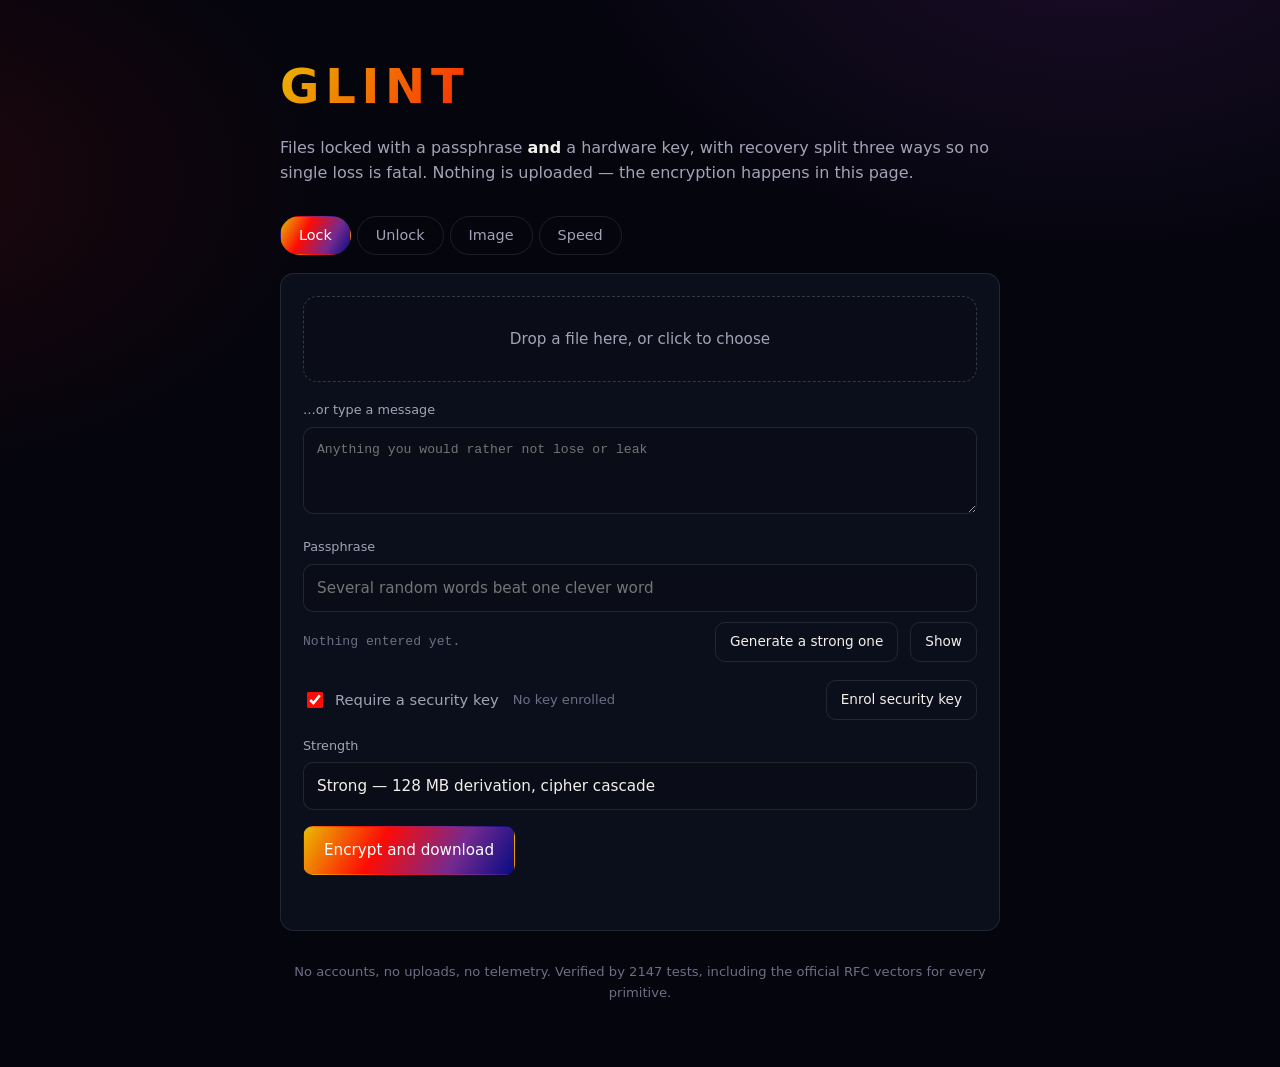
<file: index.html>
<!doctype html>
<html lang="en">
<head>
  <meta charset="utf-8" />
  <meta name="viewport" content="width=device-width, initial-scale=1" />
  <title>GLINT — encrypted personal storage</title>
  <meta name="description" content="Encrypt files with a passphrase and a hardware security key. Recovery is split 2-of-3. Runs entirely in your browser." />
  <link rel="icon" href="data:image/svg+xml,%3Csvg xmlns='http://www.w3.org/2000/svg' viewBox='0 0 16 16'%3E%3Crect width='16' height='16' rx='3' fill='%2304050d'/%3E%3Cpath d='M8 3.2 12.4 6v4L8 12.8 3.6 10V6z' fill='none' stroke='%23EABA01' stroke-width='1.3'/%3E%3Ccircle cx='8' cy='8' r='1.6' fill='%23FD0B04'/%3E%3C/svg%3E" />
  <link rel="stylesheet" href="app.css" />
</head>
<body>
<main class="wrap">
  <header class="head">
    <h1>GLINT</h1>
    <p class="lede">
      Files locked with a passphrase <em>and</em> a hardware key, with recovery
      split three ways so no single loss is fatal. Nothing is uploaded — the
      encryption happens in this page.
    </p>
  </header>

  <div class="tabs" role="tablist" aria-label="Mode">
    <button role="tab" class="tab is-active" aria-selected="true" data-pane="lock">Lock</button>
    <button role="tab" class="tab" aria-selected="false" data-pane="unlock">Unlock</button>
    <button role="tab" class="tab" aria-selected="false" data-pane="image">Image</button>
    <button role="tab" class="tab" aria-selected="false" data-pane="speed">Speed</button>
  </div>

  <!-- ------------------------------------------------------------ lock -->
  <section class="panel" id="pane-lock">
    <label class="drop" id="lock-drop" for="lock-file">Drop a file here, or click to choose</label>
    <input type="file" id="lock-file" class="hidden-input" />
    <p class="hint" id="size-warning" hidden></p>

    <label class="field">
      <span>…or type a message</span>
      <textarea id="lock-text" rows="3" placeholder="Anything you would rather not lose or leak"></textarea>
    </label>

    <label class="field">
      <span>Passphrase</span>
      <input type="password" id="lock-pass" autocomplete="new-password"
             placeholder="Several random words beat one clever word" />
    </label>
    <div class="strength-row">
      <span class="strength" id="strength-read">Nothing entered yet.</span>
      <button type="button" class="btn small" id="generate-pass">Generate a strong one</button>
      <button type="button" class="btn small" id="show-pass">Show</button>
    </div>

    <div class="key-row">
      <label class="check">
        <input type="checkbox" id="use-key" checked />
        <span>Require a security key</span>
      </label>
      <span class="key-state" id="key-state">No key enrolled</span>
      <button type="button" class="btn small" id="enrol">Enrol security key</button>
    </div>

    <label class="field">
      <span>Strength</span>
      <select id="profile">
        <option value="fast">Fast — 16 MB derivation, single cipher</option>
        <option value="strong" selected>Strong — 128 MB derivation, cipher cascade</option>
        <option value="paranoid">Paranoid — 1 GB derivation, cipher cascade</option>
      </select>
    </label>

    <button type="button" class="btn primary" id="lock">Encrypt and download</button>
    <p class="status" id="lock-status"></p>
  </section>

  <!-- ---------------------------------------------------------- shares -->
  <section class="panel shares-panel" id="shares-panel" hidden>
    <h2>Recovery shares — save these now</h2>
    <p class="warn">
      Any <strong>two</strong> of the three open the file with no passphrase and
      no security key. One alone reveals nothing. They are shown once and are not
      stored anywhere: if you lose your passphrase or your key and have not kept
      at least two shares, the data is gone permanently.
    </p>
    <p class="warn">Keep them in three places that cannot be destroyed together.</p>
    <div class="shares" id="shares"></div>
    <button type="button" class="btn small" id="print-shares">Print these</button>
  </section>

  <!-- ---------------------------------------------------------- unlock -->
  <section class="panel" id="pane-unlock" hidden>
    <label class="drop" id="unlock-drop" for="unlock-file">Drop a .glintbox file here, or click to choose</label>
    <input type="file" id="unlock-file" class="hidden-input" accept=".glintbox" />
    <p class="facts" id="file-facts" hidden></p>

    <label class="check standalone">
      <input type="checkbox" id="recovery-toggle" />
      <span>I have lost my passphrase or key — use recovery shares</span>
    </label>

    <div id="passphrase-fields">
      <label class="field">
        <span>Passphrase</span>
        <input type="password" id="unlock-pass" autocomplete="current-password" />
      </label>
    </div>

    <div id="recovery-fields" hidden>
      <label class="field">
        <span>Share one</span>
        <textarea id="share-a" rows="2" placeholder="GLINT1:…" spellcheck="false"></textarea>
      </label>
      <label class="field">
        <span>Share two</span>
        <textarea id="share-b" rows="2" placeholder="GLINT1:…" spellcheck="false"></textarea>
      </label>
    </div>

    <button type="button" class="btn primary" id="unlock">Decrypt and download</button>
    <p class="status" id="unlock-status"></p>

    <h3 class="sub-head">Check a single share</h3>
    <p class="hint">
      Confirms a share was transcribed correctly and belongs to the file above.
      It cannot confirm the share is cryptographically valid — one share carries
      no information about the secret, which is the point of splitting it.
    </p>
    <label class="field">
      <span>Share</span>
      <textarea id="check-share" rows="2" placeholder="GLINT1:…" spellcheck="false"></textarea>
    </label>
    <button type="button" class="btn" id="check-share-btn">Check it</button>
    <p class="status" id="check-status"></p>
  </section>

  <!-- ----------------------------------------------------------- image -->
  <section class="panel" id="pane-image" hidden>
    <p class="lede small">
      Hides encrypted data in the mid-frequency DCT coefficients of an image,
      on JPEG's own 8×8 grid — so it survives being screenshotted, re-saved and
      recompressed. Measured to hold through JPEG quality 20. It does
      <em>not</em> survive cropping that shifts the grid.
    </p>

    <label class="field">
      <span>Message to hide</span>
      <textarea id="img-text" rows="3" placeholder="A note, a key, a recovery share…"></textarea>
    </label>

    <label class="field">
      <span>Passphrase</span>
      <input type="password" id="img-pass" autocomplete="new-password" />
    </label>

    <label class="drop" id="img-carrier-drop" for="img-carrier">
      Optional: drop a photo to hide the data inside it
    </label>
    <input type="file" id="img-carrier" class="hidden-input" accept="image/*" />

    <label class="field">
      <span>Strength of the signal — <span id="amp-value">18</span></span>
      <input type="range" id="img-amp" min="6" max="40" value="18" />
    </label>
    <p class="hint">
      Lower is less visible but breaks up sooner under compression. Higher
      survives more but shows as faint texture.
    </p>

    <button type="button" class="btn primary" id="img-encode">Create image</button>
    <p class="status" id="img-status"></p>

    <div id="img-result" hidden>
      <canvas id="img-canvas" class="preview-canvas"></canvas>
      <button type="button" class="btn small" id="img-download">Download PNG</button>
    </div>

    <h3 class="sub-head">Read one back</h3>
    <label class="drop" id="img-read-drop" for="img-read">Drop a GLINT image here</label>
    <input type="file" id="img-read" class="hidden-input" accept="image/*" />
    <label class="field">
      <span>Passphrase</span>
      <input type="password" id="img-read-pass" autocomplete="current-password" />
    </label>
    <button type="button" class="btn" id="img-decode">Read it</button>
    <p class="status" id="img-read-status"></p>
    <textarea id="img-out" rows="4" readonly hidden></textarea>
  </section>

  <!-- ----------------------------------------------------------- speed -->
  <section class="panel" id="pane-speed" hidden>
    <p class="lede small">
      Measures this machine. Key derivation is a fixed cost per file — it is
      meant to be slow, because that is what makes guessing your passphrase
      expensive. Cipher throughput is what scales with file size.
    </p>
    <button type="button" class="btn" id="bench">Run benchmark</button>
    <pre class="bench" id="bench-out" hidden></pre>
  </section>

  <footer class="foot">
    No accounts, no uploads, no telemetry. Verified by 2147 tests, including the
    official RFC vectors for every primitive.
  </footer>
</main>

<script src="passphrase.js"></script>
<script src="crypto.js"></script>
<script src="shamir.js"></script>
<script src="container.js"></script>
<script src="webauthn.js"></script>
<script src="glint.js"></script>
<script src="qrcode.js"></script>
<script src="app.js"></script>
</body>
</html>
</file>
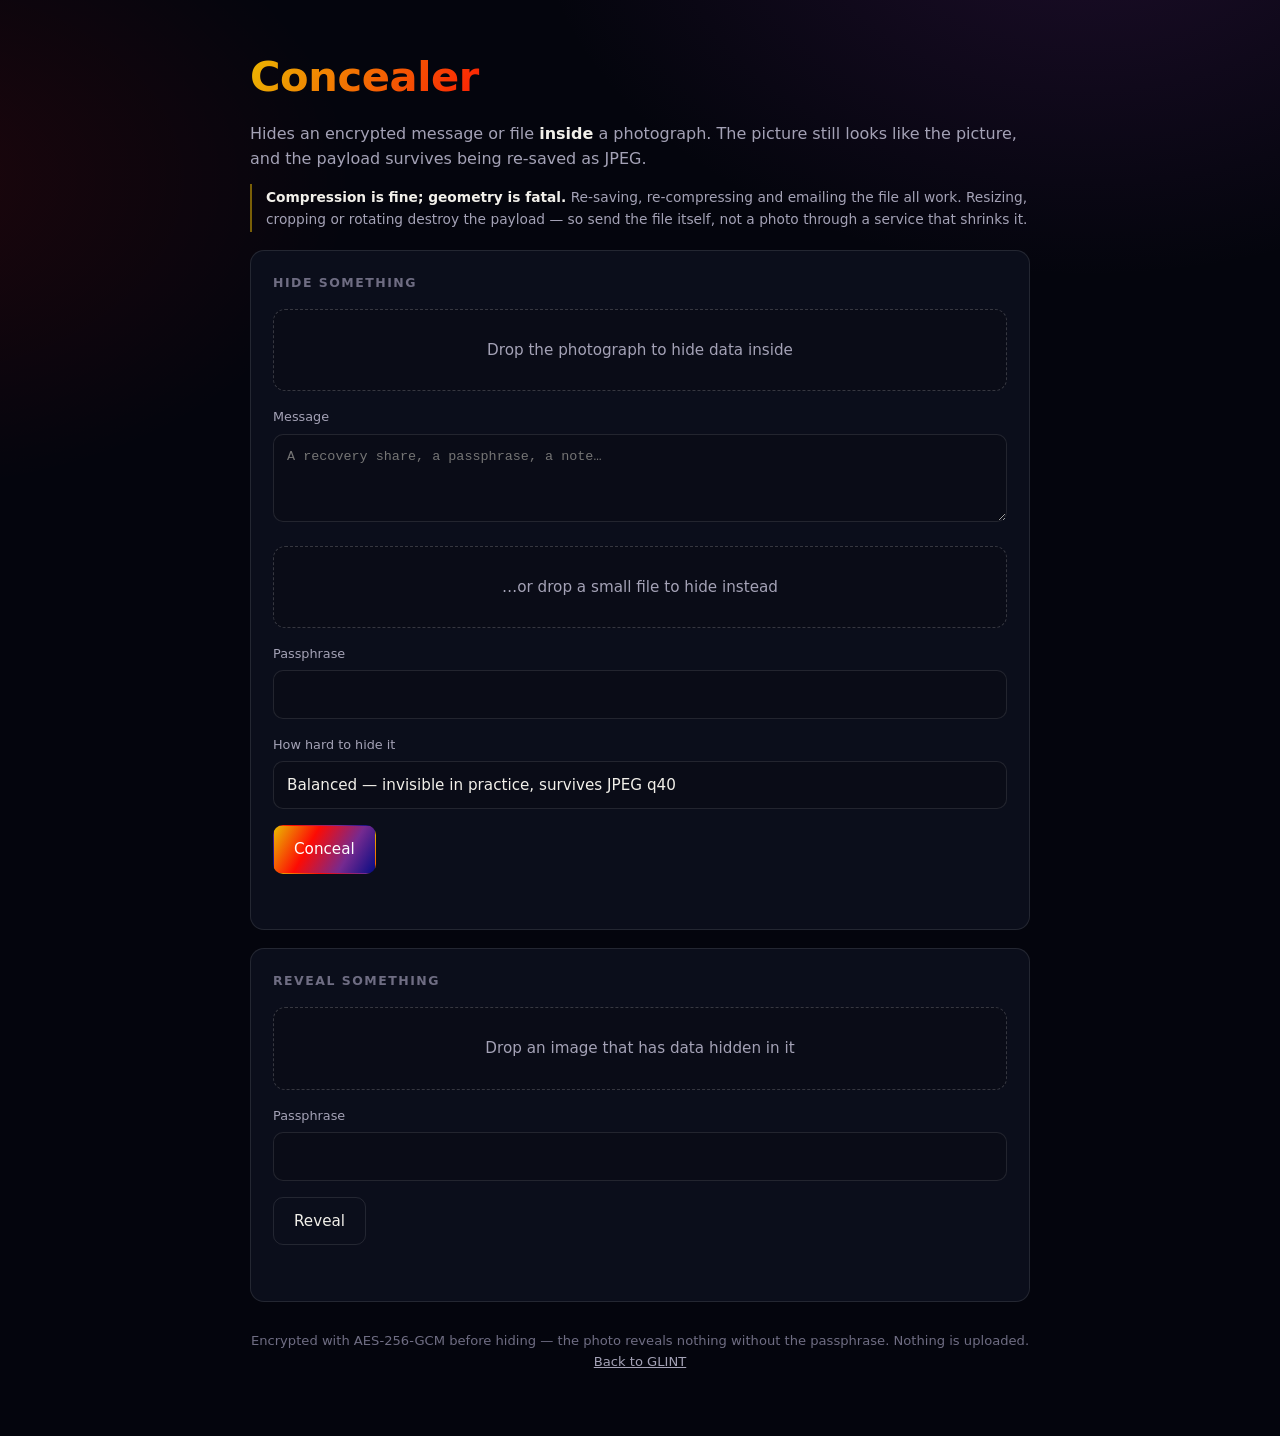
<file: conceal.html>
<!doctype html>
<html lang="en">
<head>
  <meta charset="utf-8" />
  <meta name="viewport" content="width=device-width, initial-scale=1" />
  <title>GLINT Concealer — hide encrypted data inside a photo</title>
  <meta name="description" content="Hide an encrypted message or file inside a photograph. The change is imperceptible and survives JPEG recompression. Runs entirely in your browser." />
  <link rel="icon" href="data:image/svg+xml,%3Csvg xmlns='http://www.w3.org/2000/svg' viewBox='0 0 16 16'%3E%3Crect width='16' height='16' rx='3' fill='%2304050d'/%3E%3Cpath d='M8 3.2 12.4 6v4L8 12.8 3.6 10V6z' fill='none' stroke='%23EABA01' stroke-width='1.3'/%3E%3Ccircle cx='8' cy='8' r='1.6' fill='%23FD0B04'/%3E%3C/svg%3E" />
  <style>
    :root {
      --bg: #04050d; --elev: #0b0e1b; --input: #0a0c17;
      --line: rgba(255,255,255,.10); --soft: rgba(255,255,255,.06);
      --text: #f2f0ea; --muted: #a4a2b6; --dim: #6f6d83;
      --good: #7ee787; --bad: #ff9d94;
      --grad: linear-gradient(120deg, #EABA01 0%, #FD0B04 36%, #752A90 71%, #060C83 100%);
    }
    * { box-sizing: border-box; }
    [hidden] { display: none !important; }
    body {
      margin: 0; padding: 44px 20px 64px;
      background:
        radial-gradient(900px 620px at 85% -12%, rgba(117,42,144,.22), transparent 62%),
        radial-gradient(760px 520px at -8% 20%, rgba(253,11,4,.10), transparent 60%), var(--bg);
      background-attachment: fixed; color: var(--text);
      font: 16px/1.6 system-ui, -apple-system, 'Segoe UI', Roboto, sans-serif;
      -webkit-font-smoothing: antialiased;
    }
    main { max-width: 780px; margin: 0 auto; }
    h1 {
      font-size: clamp(1.9rem, 5vw, 2.6rem); margin: 0 0 10px; letter-spacing: -.01em;
      background: var(--grad); -webkit-background-clip: text; background-clip: text; color: transparent;
    }
    .lede { color: var(--muted); margin: 0 0 12px; }
    .lede em { color: var(--text); font-style: normal; font-weight: 600; }
    .panel { background: var(--elev); border: 1px solid var(--line); border-radius: 14px; padding: 22px; margin-bottom: 18px; }
    h2 { font-size: .78rem; text-transform: uppercase; letter-spacing: .12em; color: var(--dim); margin: 0 0 16px; }
    .drop {
      display: block; text-align: center; cursor: pointer; padding: 28px 18px; margin-bottom: 16px;
      color: var(--muted); font-size: .95rem; background: var(--input);
      border: 1.5px dashed rgba(255,255,255,.18); border-radius: 12px;
    }
    .drop:hover, .drop.over { border-color: rgba(255,255,255,.4); color: var(--text); }
    .drop.loaded { color: var(--good); border-style: solid; border-color: rgba(126,231,135,.4); }
    .hidden-input { position: absolute; width: 1px; height: 1px; opacity: 0; pointer-events: none; }
    label.field { display: block; margin-bottom: 16px; }
    label.field > span { display: block; font-size: .8rem; color: var(--muted); margin-bottom: 6px; }
    input[type="password"], textarea, select {
      width: 100%; font: inherit; font-size: .95rem; color: var(--text); background: var(--input);
      border: 1px solid var(--line); border-radius: 10px; padding: 11px 13px;
    }
    textarea { resize: vertical; font-family: ui-monospace, SFMono-Regular, Menlo, monospace; font-size: .84rem; }
    select { appearance: none; cursor: pointer; }
    select option { background: var(--elev); }
    input:focus-visible, textarea:focus-visible, select:focus-visible, button:focus-visible, .drop:focus-visible {
      outline: 2px solid #EABA01; outline-offset: 2px;
    }
    button {
      font: inherit; font-size: .95rem; font-weight: 500; color: var(--text); cursor: pointer;
      background: transparent; border: 1px solid var(--line); border-radius: 10px; padding: 11px 20px;
    }
    button:hover:not(:disabled) { border-color: rgba(255,255,255,.28); background: rgba(255,255,255,.04); }
    button:disabled { opacity: .45; cursor: not-allowed; }
    button.primary { color: #fff; border-color: transparent; background: var(--grad); }
    button.small { font-size: .85rem; padding: 8px 14px; }
    .status { font-size: .88rem; color: var(--muted); margin: 14px 0 0; min-height: 1.4em; }
    .status.good { color: var(--good); } .status.bad { color: var(--bad); }
    .facts { font-size: .82rem; color: var(--dim); font-family: ui-monospace, SFMono-Regular, Menlo, monospace; margin: 0 0 16px; }
    .compare { display: grid; grid-template-columns: repeat(auto-fit, minmax(200px, 1fr)); gap: 14px; margin: 18px 0 12px; }
    .compare figure { margin: 0; }
    .compare figcaption { font-size: .76rem; color: var(--dim); margin-top: 6px; text-align: center; }
    canvas { display: block; width: 100%; height: auto; border-radius: 8px; border: 1px solid var(--line); background: #000; }
    .metrics { font-size: .84rem; color: var(--muted); font-family: ui-monospace, SFMono-Regular, Menlo, monospace;
      background: var(--input); border: 1px solid var(--line); border-radius: 10px; padding: 12px 14px; margin: 4px 0 14px; white-space: pre-wrap; }
    .note { font-size: .86rem; color: var(--muted); border-left: 2px solid rgba(234,186,1,.5); padding: 2px 0 2px 14px; margin: 0 0 18px; }
    .note strong { color: var(--text); }
    footer { font-size: .82rem; color: var(--dim); text-align: center; margin-top: 28px; }
    a { color: var(--muted); }
  </style>
</head>
<body>
<main>
  <h1>Concealer</h1>
  <p class="lede">
    Hides an encrypted message or file <em>inside</em> a photograph. The picture
    still looks like the picture, and the payload survives being re-saved as JPEG.
  </p>

  <p class="note">
    <strong>Compression is fine; geometry is fatal.</strong> Re-saving, re-compressing
    and emailing the file all work. Resizing, cropping or rotating destroy the payload —
    so send the file itself, not a photo through a service that shrinks it.
  </p>

  <section class="panel">
    <h2>Hide something</h2>

    <label class="drop" id="photo-drop" for="photo">Drop the photograph to hide data inside</label>
    <input type="file" id="photo" class="hidden-input" accept="image/*" />
    <p class="facts" id="photo-facts" hidden></p>

    <label class="field">
      <span>Message</span>
      <textarea id="secret" rows="3" placeholder="A recovery share, a passphrase, a note…"></textarea>
    </label>

    <label class="drop" id="file-drop" for="payload-file">…or drop a small file to hide instead</label>
    <input type="file" id="payload-file" class="hidden-input" />

    <label class="field">
      <span>Passphrase</span>
      <input type="password" id="pass" autocomplete="new-password" />
    </label>

    <label class="field">
      <span>How hard to hide it</span>
      <select id="strength">
        <option value="10">Subtle — least visible, needs a good-quality save</option>
        <option value="18" selected>Balanced — invisible in practice, survives JPEG q40</option>
        <option value="28">Robust — faint texture, survives heavy compression</option>
      </select>
    </label>

    <button type="button" class="primary" id="hide">Conceal</button>
    <p class="status" id="hide-status"></p>

    <div id="result" hidden>
      <div class="compare">
        <figure><canvas id="before"></canvas><figcaption>Original</figcaption></figure>
        <figure><canvas id="after"></canvas><figcaption>With payload hidden</figcaption></figure>
        <figure><canvas id="diff"></canvas><figcaption>Difference, amplified 20×</figcaption></figure>
      </div>
      <p class="metrics" id="metrics"></p>
      <button type="button" class="small" id="save">Download PNG</button>
      <button type="button" class="small" id="verify">Verify it reads back</button>
    </div>
  </section>

  <section class="panel">
    <h2>Reveal something</h2>
    <label class="drop" id="reveal-drop" for="reveal-file">Drop an image that has data hidden in it</label>
    <input type="file" id="reveal-file" class="hidden-input" accept="image/*" />
    <label class="field">
      <span>Passphrase</span>
      <input type="password" id="reveal-pass" autocomplete="current-password" />
    </label>
    <button type="button" id="reveal">Reveal</button>
    <p class="status" id="reveal-status"></p>
    <textarea id="revealed" rows="4" readonly hidden></textarea>
    <button type="button" class="small" id="save-revealed" hidden>Download the hidden file</button>
  </section>

  <footer>
    Encrypted with AES-256-GCM before hiding — the photo reveals nothing without the
    passphrase. Nothing is uploaded. <a href="index.html">Back to GLINT</a>
  </footer>
</main>

<script src="glint.js"></script>
<script>
(function () {
  'use strict';
  var $ = function (id) { return document.getElementById(id); };
  var state = { photo: null, payloadFile: null, output: null, reveal: null, revealedFile: null };

  var ENVELOPE = 0x47463101;

  function wrap(name, bytes) {
    var n = new TextEncoder().encode(name || '');
    var out = new Uint8Array(6 + n.length + bytes.length);
    var v = new DataView(out.buffer);
    v.setUint32(0, ENVELOPE); v.setUint16(4, n.length);
    out.set(n, 6); out.set(bytes, 6 + n.length);
    return out;
  }

  function unwrap(bytes) {
    if (bytes.length < 6) return { name: null, bytes: bytes };
    var v = new DataView(bytes.buffer, bytes.byteOffset, bytes.byteLength);
    if (v.getUint32(0) !== ENVELOPE) return { name: null, bytes: bytes };
    var len = v.getUint16(4);
    return {
      name: new TextDecoder().decode(bytes.subarray(6, 6 + len)) || null,
      bytes: bytes.slice(6 + len)
    };
  }

  function status(el, text, kind) {
    el.textContent = text;
    el.className = 'status' + (kind ? ' ' + kind : '');
  }

  function loadPixels(file) {
    return new Promise(function (resolve, reject) {
      var url = URL.createObjectURL(file);
      var img = new Image();
      img.onload = function () {
        var c = document.createElement('canvas');
        c.width = img.naturalWidth; c.height = img.naturalHeight;
        var ctx = c.getContext('2d');
        ctx.drawImage(img, 0, 0);
        URL.revokeObjectURL(url);
        resolve(ctx.getImageData(0, 0, c.width, c.height));
      };
      img.onerror = function () { URL.revokeObjectURL(url); reject(new Error('Could not read that image.')); };
      img.src = url;
    });
  }

  function draw(canvas, imageData) {
    canvas.width = imageData.width; canvas.height = imageData.height;
    canvas.getContext('2d').putImageData(imageData, 0, 0);
  }

  function readBytes(file) {
    return new Promise(function (resolve, reject) {
      var r = new FileReader();
      r.onload = function () { resolve(new Uint8Array(r.result)); };
      r.onerror = function () { reject(new Error('Could not read that file.')); };
      r.readAsArrayBuffer(file);
    });
  }

  function download(bytes, name, type) {
    var url = URL.createObjectURL(new Blob([bytes], { type: type || 'application/octet-stream' }));
    var a = document.createElement('a');
    a.href = url; a.download = name;
    document.body.appendChild(a); a.click(); document.body.removeChild(a);
    setTimeout(function () { URL.revokeObjectURL(url); }, 1000);
  }

  /* ------------------------------------------------------------- staging */

  function stagePhoto(file) {
    loadPixels(file).then(function (data) {
      state.photo = data;
      var room = GLINT.capacity(data.width, data.height, 64);
      $('photo-drop').textContent = file.name;
      $('photo-drop').classList.add('loaded');
      $('photo-facts').hidden = false;
      $('photo-facts').textContent = data.width + '×' + data.height +
        ' · room for about ' + (room > 1024 ? (room / 1024).toFixed(1) + ' KB' : room + ' bytes') +
        ' of hidden data';
      status($('hide-status'), '');
    }).catch(function (e) { status($('hide-status'), e.message, 'bad'); });
  }

  function stagePayload(file) {
    readBytes(file).then(function (bytes) {
      state.payloadFile = { name: file.name, bytes: bytes };
      $('file-drop').textContent = file.name + ' · ' + bytes.length + ' bytes will be hidden';
      $('file-drop').classList.add('loaded');
    }).catch(function (e) { status($('hide-status'), e.message, 'bad'); });
  }

  function stageReveal(file) {
    loadPixels(file).then(function (data) {
      state.reveal = data;
      $('reveal-drop').textContent = file.name + ' · ' + data.width + '×' + data.height;
      $('reveal-drop').classList.add('loaded');
      status($('reveal-status'), '');
    }).catch(function (e) { status($('reveal-status'), e.message, 'bad'); });
  }

  $('photo').addEventListener('change', function (e) { if (e.target.files[0]) stagePhoto(e.target.files[0]); });
  $('payload-file').addEventListener('change', function (e) { if (e.target.files[0]) stagePayload(e.target.files[0]); });
  $('reveal-file').addEventListener('change', function (e) { if (e.target.files[0]) stageReveal(e.target.files[0]); });

  [['photo-drop', stagePhoto], ['file-drop', stagePayload], ['reveal-drop', stageReveal]].forEach(function (pair) {
    var zone = $(pair[0]);
    ['dragenter', 'dragover'].forEach(function (n) {
      zone.addEventListener(n, function (e) { e.preventDefault(); zone.classList.add('over'); });
    });
    ['dragleave', 'drop'].forEach(function (n) {
      zone.addEventListener(n, function (e) { e.preventDefault(); zone.classList.remove('over'); });
    });
    zone.addEventListener('drop', function (e) { if (e.dataTransfer.files[0]) pair[1](e.dataTransfer.files[0]); });
  });

  /* -------------------------------------------------------------- hiding */

  // Amplified difference, so you can see exactly what changed and where.
  function differenceView(before, after) {
    var out = new ImageData(before.width, before.height);
    for (var i = 0; i < before.data.length; i += 4) {
      for (var c = 0; c < 3; c++) {
        out.data[i + c] = Math.min(255, Math.abs(after.data[i + c] - before.data[i + c]) * 20);
      }
      out.data[i + 3] = 255;
    }
    return out;
  }

  function quality(before, after) {
    var mse = 0, worstFlat = 0, count = 0;
    var w = before.width, h = before.height;
    for (var by = 0; by + 8 <= h; by += 8) {
      for (var bx = 0; bx + 8 <= w; bx += 8) {
        var sum = 0, y, x, i;
        for (y = 0; y < 8; y++) for (x = 0; x < 8; x++) sum += before.data[((by + y) * w + bx + x) * 4];
        var mean = sum / 64, dev = 0;
        for (y = 0; y < 8; y++) for (x = 0; x < 8; x++) {
          dev += Math.abs(before.data[((by + y) * w + bx + x) * 4] - mean);
        }
        var flat = dev / 64 < 2;
        for (y = 0; y < 8; y++) for (x = 0; x < 8; x++) {
          i = ((by + y) * w + bx + x) * 4;
          var d = after.data[i] - before.data[i];
          mse += d * d; count++;
          if (flat && Math.abs(d) > worstFlat) worstFlat = Math.abs(d);
        }
      }
    }
    return {
      psnr: 10 * Math.log10(255 * 255 / (mse / Math.max(1, count))),
      worstFlat: worstFlat
    };
  }

  $('hide').addEventListener('click', function () {
    if (!state.photo) return status($('hide-status'), 'Drop a photograph first.', 'bad');
    var text = $('secret').value;
    if (!text && !state.payloadFile) {
      return status($('hide-status'), 'Type a message or drop a file to hide.', 'bad');
    }
    var passphrase = $('pass').value;
    if (passphrase.length < 8) {
      return status($('hide-status'), 'Use a passphrase of at least 8 characters.', 'bad');
    }

    var payload = state.payloadFile
      ? wrap(state.payloadFile.name, state.payloadFile.bytes)
      : wrap('', new TextEncoder().encode(text));

    $('hide').disabled = true;
    status($('hide-status'), 'Encrypting and hiding…');

    GLINT.encode(payload, passphrase, {
      carrier: { rgba: state.photo.data, width: state.photo.width, height: state.photo.height },
      amplitude: Number($('strength').value),
      adaptive: true
    }).then(function (result) {
      var after = new ImageData(result.rgba, result.width, result.height);
      state.output = after;
      draw($('before'), state.photo);
      draw($('after'), after);
      draw($('diff'), differenceView(state.photo, after));
      var q = quality(state.photo, after);
      $('metrics').textContent =
        'PSNR ' + q.psnr.toFixed(1) + ' dB  (above 35 is generally imperceptible)\n' +
        'Worst change in a flat area: ' + q.worstFlat + ' of 255\n' +
        'Hidden: ' + payload.length + ' bytes in a ' + result.width + '×' + result.height + ' image';
      $('result').hidden = false;
      status($('hide-status'), 'Done. Save it as PNG — never as JPEG from here, or you ' +
        'stack one compression on another.', 'good');
    }).catch(function (e) {
      status($('hide-status'), e.message, 'bad');
    }).then(function () { $('hide').disabled = false; });
  });

  $('save').addEventListener('click', function () {
    var c = document.createElement('canvas');
    c.width = state.output.width; c.height = state.output.height;
    c.getContext('2d').putImageData(state.output, 0, 0);
    c.toBlob(function (blob) {
      var r = new FileReader();
      r.onload = function () { download(new Uint8Array(r.result), 'concealed.png', 'image/png'); };
      r.readAsArrayBuffer(blob);
    }, 'image/png');
  });

  // Read it straight back out of the pixels we just produced.
  $('verify').addEventListener('click', function () {
    $('verify').disabled = true;
    status($('hide-status'), 'Reading it back…');
    GLINT.decode(state.output, $('pass').value)
      .then(function (result) {
        var original = state.payloadFile
          ? state.payloadFile.bytes.length
          : new TextEncoder().encode($('secret').value).length;
        var got = unwrap(result.bytes);
        status($('hide-status'),
          'Verified: ' + got.bytes.length + ' of ' + original + ' bytes read back' +
          (result.corrected ? ' (' + result.corrected + ' repaired)' : ' cleanly') + '.',
          got.bytes.length === original ? 'good' : 'bad');
      })
      .catch(function (e) { status($('hide-status'), 'Verify failed: ' + e.message, 'bad'); })
      .then(function () { $('verify').disabled = false; });
  });

  /* ------------------------------------------------------------ revealing */

  $('reveal').addEventListener('click', function () {
    if (!state.reveal) return status($('reveal-status'), 'Drop an image first.', 'bad');
    $('reveal').disabled = true;
    status($('reveal-status'), 'Looking…');
    GLINT.decode(state.reveal, $('reveal-pass').value)
      .then(function (result) {
        var got = unwrap(result.bytes);
        if (got.name) {
          state.revealedFile = got;
          $('save-revealed').hidden = false;
          $('revealed').hidden = true;
          status($('reveal-status'), 'Found a hidden file: ' + got.name +
            ' (' + got.bytes.length + ' bytes)' +
            (result.corrected ? ', repairing ' + result.corrected + ' damaged bytes' : ''), 'good');
        } else {
          $('save-revealed').hidden = true;
          $('revealed').hidden = false;
          $('revealed').value = new TextDecoder().decode(got.bytes);
          status($('reveal-status'), result.corrected
            ? 'Found it, repairing ' + result.corrected + ' damaged bytes on the way.'
            : 'Found it, undamaged.', 'good');
        }
      })
      .catch(function (e) {
        $('revealed').hidden = true;
        $('save-revealed').hidden = true;
        status($('reveal-status'), e.message, 'bad');
      })
      .then(function () { $('reveal').disabled = false; });
  });

  $('save-revealed').addEventListener('click', function () {
    download(state.revealedFile.bytes, state.revealedFile.name);
  });
})();
</script>
</body>
</html>
</file>
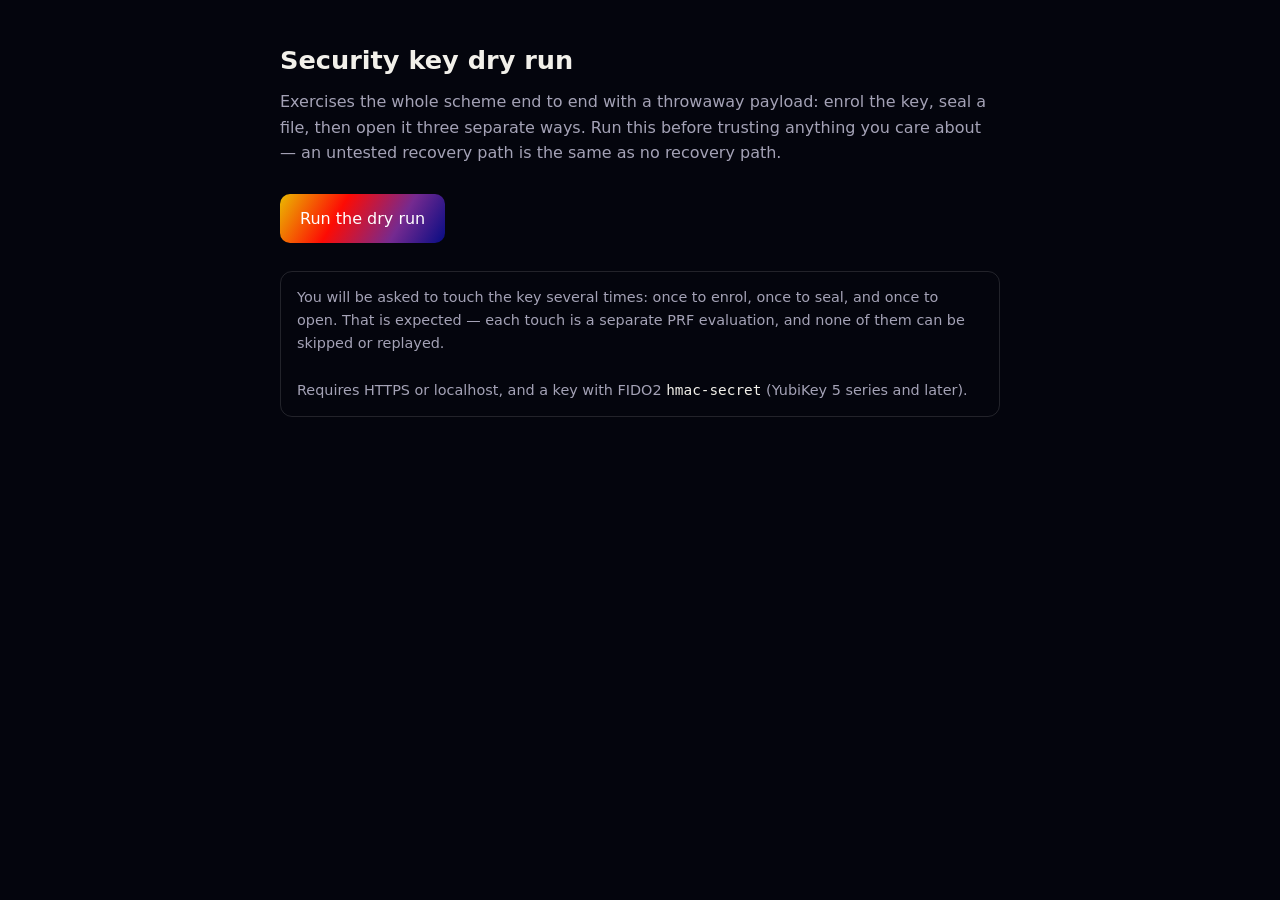
<file: selftest.html>
<!doctype html>
<html lang="en">
<head>
  <meta charset="utf-8" />
  <meta name="viewport" content="width=device-width, initial-scale=1" />
  <title>GLINT — security key dry run</title>
  <style>
    :root { color-scheme: dark; }
    body {
      margin: 0; padding: 40px 20px;
      background: #04050d; color: #f2f0ea;
      font: 16px/1.6 system-ui, -apple-system, 'Segoe UI', Roboto, sans-serif;
    }
    main { max-width: 720px; margin: 0 auto; }
    h1 { font-size: 1.6rem; margin: 0 0 8px; }
    p.lede { color: #a4a2b6; margin: 0 0 28px; }
    button {
      font: inherit; font-weight: 500; color: #fff; cursor: pointer;
      background: linear-gradient(120deg, #EABA01, #FD0B04 36%, #752A90 71%, #060C83);
      border: 0; border-radius: 10px; padding: 12px 20px;
    }
    button:disabled { opacity: .45; cursor: not-allowed; }
    #log { margin-top: 26px; font-family: ui-monospace, SFMono-Regular, Menlo, monospace; font-size: .88rem; }
    .row { padding: 7px 0; border-bottom: 1px solid rgba(255,255,255,.07); display: flex; gap: 10px; }
    .ok { color: #7ee787; } .bad { color: #ff9d94; } .info { color: #a4a2b6; }
    .note {
      margin-top: 28px; padding: 14px 16px; font-size: .9rem; color: #a4a2b6;
      border: 1px solid rgba(255,255,255,.12); border-radius: 12px;
    }
    code { color: #f2f0ea; }
  </style>
</head>
<body>
<main>
  <h1>Security key dry run</h1>
  <p class="lede">
    Exercises the whole scheme end to end with a throwaway payload: enrol the key,
    seal a file, then open it three separate ways. Run this before trusting
    anything you care about — an untested recovery path is the same as no
    recovery path.
  </p>

  <button id="run">Run the dry run</button>
  <div id="log"></div>

  <div class="note">
    You will be asked to touch the key several times: once to enrol, once to
    seal, and once to open. That is expected — each touch is a separate PRF
    evaluation, and none of them can be skipped or replayed.
    <br /><br />
    Requires HTTPS or localhost, and a key with FIDO2 <code>hmac-secret</code>
    (YubiKey 5 series and later).
  </div>
</main>

<script src="crypto.js"></script>
<script src="shamir.js"></script>
<script src="container.js"></script>
<script src="webauthn.js"></script>
<script>
(function () {
  'use strict';
  var log = document.getElementById('log');
  var button = document.getElementById('run');

  function line(state, text) {
    var row = document.createElement('div');
    row.className = 'row';
    var mark = document.createElement('span');
    mark.className = state;
    mark.textContent = state === 'ok' ? 'PASS' : state === 'bad' ? 'FAIL' : '····';
    var label = document.createElement('span');
    label.textContent = text;
    row.appendChild(mark);
    row.appendChild(label);
    log.appendChild(row);
    return row;
  }

  var failures = 0;
  function check(condition, text) {
    if (!condition) failures++;
    line(condition ? 'ok' : 'bad', text);
  }

  var hex = function (bytes) {
    return Array.from(bytes).map(function (b) { return b.toString(16).padStart(2, '0'); }).join('');
  };

  button.addEventListener('click', function () {
    button.disabled = true;
    log.innerHTML = '';
    failures = 0;
    run().catch(function (error) {
      line('bad', 'Stopped: ' + error.message);
      failures++;
    }).then(function () {
      line('info', failures ? failures + ' problem(s) — do not trust real data to this yet.'
                            : 'Everything passed. Recovery works without the key.');
      button.disabled = false;
    });
  });

  function run() {
    var passphrase = 'dry-run-' + Math.random().toString(36).slice(2);
    var message = 'GLINT dry run ' + new Date().toISOString();
    var payload = new TextEncoder().encode(message);
    var credential, sealed, shares;

    check(GLINTToken.isAvailable(), 'WebAuthn available in a secure context');

    line('info', 'Touch your key to enrol…');
    return GLINTToken.register({ userName: 'glint-dry-run' })
      .then(function (result) {
        credential = result;
        check(result.prfEnabled, 'Key supports the PRF extension (hmac-secret)');
        check(result.credentialId.length > 0, 'Credential id received (' + result.credentialId.length + ' bytes)');

        line('info', 'Touch your key to seal…');
        return GLINTBox.seal(payload, {
          passphrase: passphrase,
          credentialId: credential.credentialId,
          tokenSecret: function (slotSalt) {
            return GLINTToken.prfSalt(slotSalt).then(function (salt) {
              return GLINTToken.evaluate(credential.credentialId, salt);
            });
          },
          profile: 'fast'
        });
      })
      .then(function (result) {
        sealed = result;
        var info = GLINTBox.inspect(sealed.file);
        check(info.needsToken, 'Sealed file records that a security key is required');
        check(hex(info.credentialId) === hex(credential.credentialId), 'File points at the right credential');
        check(info.hasRecoverySlot, 'Recovery slot present');

        line('info', 'Touch your key to open…');
        return GLINTBox.open(sealed.file, {
          passphrase: passphrase,
          tokenSecret: function (slotSalt) {
            return GLINTToken.prfSalt(slotSalt).then(function (salt) {
              return GLINTToken.evaluate(credential.credentialId, salt);
            });
          }
        });
      })
      .then(function (opened) {
        check(new TextDecoder().decode(opened) === message, 'Opened with passphrase + key');

        // The passphrase alone must not be enough.
        return GLINTBox.open(sealed.file, { passphrase: passphrase })
          .then(function () { return false; }, function () { return true; });
      })
      .then(function (rejected) {
        check(rejected, 'Passphrase alone is refused (the key truly binds it)');

        shares = GLINTShamir.split(sealed.recoveryKey, 2, 3);
        check(shares.length === 3, 'Recovery key split into 3 shares, any 2 needed');

        var pairs = [[0, 1], [0, 2], [1, 2]];
        return pairs.reduce(function (chain, pair) {
          return chain.then(function () {
            var key = GLINTShamir.combine([shares[pair[0]], shares[pair[1]]]);
            return GLINTBox.open(sealed.file, { recoveryKey: key }).then(function (out) {
              check(new TextDecoder().decode(out) === message,
                'Recovered with shares ' + (pair[0] + 1) + '+' + (pair[1] + 1) + ' — no key, no passphrase');
            });
          });
        }, Promise.resolve());
      })
      .then(function () {
        // One share must be useless.
        return GLINTBox.open(sealed.file, { recoveryKey: shares[0].subarray(1) })
          .then(function () { return false; }, function () { return true; });
      })
      .then(function (rejected) {
        check(rejected, 'A single share opens nothing');
      });
  }
})();
</script>
</body>
</html>
</file>
<file: app.css>
:root {
  --bg: #04050d;
  --bg-elev: #0b0e1b;
  --bg-input: #0a0c17;
  --line: rgba(255, 255, 255, 0.10);
  --line-soft: rgba(255, 255, 255, 0.06);
  --text: #f2f0ea;
  --muted: #a4a2b6;
  --dim: #6f6d83;
  --good: #7ee787;
  --bad: #ff9d94;
  --grad: linear-gradient(120deg, #EABA01 0%, #FD0B04 36%, #752A90 71%, #060C83 100%);
  --radius: 14px;
  --radius-sm: 10px;
}

* { box-sizing: border-box; }
[hidden] { display: none !important; }
html, body { margin: 0; padding: 0; }
body {
  background:
    radial-gradient(900px 620px at 85% -12%, rgba(117, 42, 144, .22), transparent 62%),
    radial-gradient(760px 520px at -8% 20%, rgba(253, 11, 4, .10), transparent 60%),
    var(--bg);
  background-attachment: fixed;
  color: var(--text);
  font: 16px/1.6 system-ui, -apple-system, 'Segoe UI', Roboto, Helvetica, Arial, sans-serif;
  -webkit-font-smoothing: antialiased;
}

.wrap { max-width: 760px; margin: 0 auto; padding: 48px 20px 64px; }

h1 {
  font-size: clamp(2rem, 6vw, 3rem);
  letter-spacing: .12em;
  margin: 0 0 10px;
  background: var(--grad);
  -webkit-background-clip: text; background-clip: text; color: transparent;
}
.lede { color: var(--muted); margin: 0 0 30px; }
.lede em { color: var(--text); font-style: normal; font-weight: 600; }
.lede.small { font-size: .92rem; margin-bottom: 18px; }

.tabs { display: flex; gap: 6px; margin-bottom: 18px; flex-wrap: wrap; }
.tab {
  font: inherit; font-size: .9rem; color: var(--muted);
  background: transparent; border: 1px solid var(--line);
  border-radius: 999px; padding: 7px 18px; cursor: pointer;
}
.tab:hover { color: var(--text); }
.tab.is-active { color: #fff; border-color: transparent; background: var(--grad); }

.panel {
  background: var(--bg-elev); border: 1px solid var(--line);
  border-radius: var(--radius); padding: 22px; margin-bottom: 18px;
}

.drop {
  display: block; text-align: center; cursor: pointer;
  padding: 30px 18px; margin-bottom: 18px;
  color: var(--muted); font-size: .95rem;
  border: 1.5px dashed rgba(255,255,255,.18); border-radius: var(--radius);
  background: var(--bg-input);
}
.drop:hover, .drop.over { border-color: rgba(255,255,255,.4); color: var(--text); }
.drop.loaded { color: var(--good); border-style: solid; border-color: rgba(126,231,135,.4); }
.hidden-input { position: absolute; width: 1px; height: 1px; opacity: 0; pointer-events: none; }

.field { display: block; margin-bottom: 16px; }
.field > span { display: block; font-size: .8rem; color: var(--muted); margin-bottom: 6px; }
input[type="password"], input[type="text"], select, textarea {
  width: 100%; font: inherit; font-size: .95rem; color: var(--text);
  background: var(--bg-input); border: 1px solid var(--line);
  border-radius: var(--radius-sm); padding: 11px 13px;
}
textarea { resize: vertical; font-family: ui-monospace, SFMono-Regular, Menlo, monospace; font-size: .82rem; }
select { appearance: none; cursor: pointer; }
select option { background: var(--bg-elev); }
input:focus-visible, select:focus-visible, textarea:focus-visible,
button:focus-visible, .drop:focus-visible { outline: 2px solid #EABA01; outline-offset: 2px; }

.check { display: flex; align-items: center; gap: 9px; font-size: .92rem; color: var(--muted); cursor: pointer; }
.check input { width: 16px; height: 16px; accent-color: #FD0B04; }
.check.standalone { margin-bottom: 16px; }

.key-row { display: flex; align-items: center; gap: 14px; flex-wrap: wrap; margin-bottom: 16px; }
.key-state { font-size: .82rem; color: var(--dim); margin-right: auto; }
.key-state.good { color: var(--good); }

.btn {
  font: inherit; font-size: .95rem; font-weight: 500; color: var(--text);
  background: transparent; border: 1px solid var(--line);
  border-radius: var(--radius-sm); padding: 11px 20px; cursor: pointer;
}
.btn:hover:not(:disabled) { border-color: rgba(255,255,255,.28); background: rgba(255,255,255,.04); }
.btn:disabled { opacity: .45; cursor: not-allowed; }
.btn.primary { color: #fff; border-color: transparent; background: var(--grad); }
.btn.primary:hover:not(:disabled) { filter: brightness(1.12); }
.btn.small { font-size: .85rem; padding: 8px 14px; }

.status { font-size: .88rem; color: var(--muted); margin: 14px 0 0; min-height: 1.4em; }
.status.good { color: var(--good); }
.status.bad { color: var(--bad); }
.facts { font-size: .82rem; color: var(--dim); margin: 0 0 16px;
  font-family: ui-monospace, SFMono-Regular, Menlo, monospace; }

.shares-panel { border-color: rgba(234,186,1,.35); }
.shares-panel h2 { font-size: 1.05rem; margin: 0 0 12px; }
.warn { font-size: .88rem; color: var(--muted); margin: 0 0 12px; }
.warn strong { color: var(--text); }
.shares { display: grid; grid-template-columns: repeat(auto-fit, minmax(180px, 1fr)); gap: 16px; margin: 18px 0; }
.share { text-align: center; }
.share h4 { font-size: .8rem; color: var(--muted); margin: 0 0 8px; font-weight: 600; }
.share canvas { width: 100%; max-width: 160px; height: auto; border-radius: 6px; image-rendering: pixelated; }
.share textarea { margin-top: 8px; font-size: .68rem; }

.bench {
  margin: 16px 0 0; padding: 14px; overflow-x: auto;
  background: var(--bg-input); border: 1px solid var(--line); border-radius: var(--radius-sm);
  font-family: ui-monospace, SFMono-Regular, Menlo, monospace; font-size: .82rem;
  color: var(--muted); white-space: pre-wrap;
}

.foot { margin-top: 30px; font-size: .82rem; color: var(--dim); text-align: center; }

@media print {
  body { background: #fff; color: #000; }
  .tabs, .panel:not(.shares-panel), .foot, .head .lede, .btn { display: none !important; }
  .shares-panel { border: 0; background: #fff; }
  .share textarea { color: #000; background: #fff; border: 1px solid #999; }
  .warn, .shares-panel h2 { color: #000; }
}

.preview-canvas {
  display: block; width: 100%; max-width: 300px; height: auto;
  margin: 16px 0 12px; border-radius: 8px; image-rendering: pixelated;
  border: 1px solid var(--line);
}
.sub-head {
  font-size: .78rem; text-transform: uppercase; letter-spacing: .12em;
  color: var(--dim); margin: 30px 0 14px; padding-top: 22px;
  border-top: 1px solid var(--line-soft);
}
input[type="range"] { width: 100%; accent-color: #FD0B04; }
.hint { font-size: .82rem; color: var(--dim); margin: -6px 0 16px; }

.strength-row { display: flex; align-items: center; gap: 12px; flex-wrap: wrap; margin: -6px 0 18px; }
.strength { font-size: .82rem; color: var(--dim); margin-right: auto; font-family: ui-monospace, SFMono-Regular, Menlo, monospace; }
.strength.weak { color: var(--bad); }
.strength.fair { color: #f0c674; }
.strength.strong, .strength.generated, .strength.very { color: var(--good); }
.generated-pass {
  font-family: ui-monospace, SFMono-Regular, Menlo, monospace; font-size: .95rem;
  color: var(--good); background: var(--bg-input); border: 1px solid rgba(126,231,135,.35);
  border-radius: 10px; padding: 10px 12px; margin: 0 0 14px; word-break: break-all;
}
</file>
